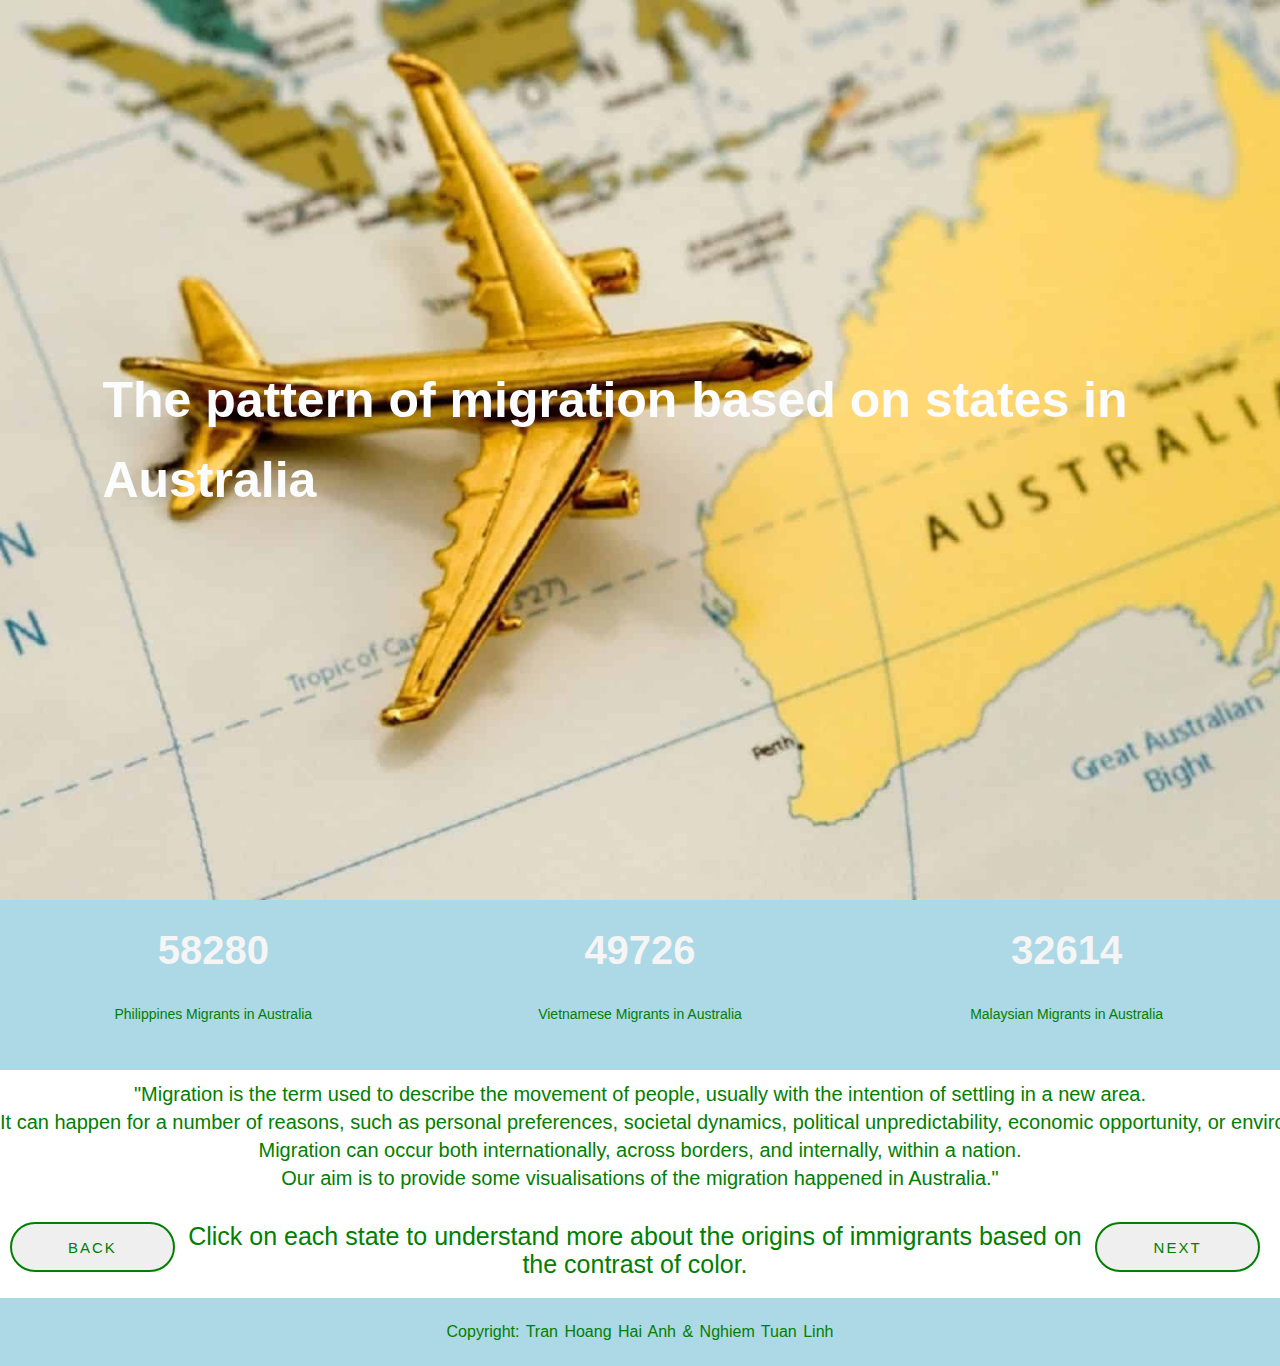
<file: index.html>
<!DOCTYPE html>
<html lang="en">

<head>
    <meta charset="UTF-8">
    <meta name="viewport" content="width=device-width, initial-scale=1.0">
    <link rel="stylesheet" href="style/style.css">
    <link rel="stylesheet" href="https://cdnjs.cloudflare.com/ajax/libs/font-awesome/4.7.0/css/font-awesome.min.css">
    <script src="https://d3js.org/d3.v7.min.js"></script>
    <script src="scripts/heatMap.js"></script>
    <script defer src="scripts/style.js"></script>
    <title>Homepage</title>
</head>

<body>
    <div class="indexDecoration">
        <div class="welcome">
            <h1>The pattern of migration based on states in Australia</h1>
        </div>
        <div class="birds">
            <img id="bird0" onclick="deleteBird('bird0')" src="images/bird.png">
            <img id="bird1" onclick="deleteBird('bird1')" src="images/bird.png">
            <img id="bird2" onclick="deleteBird('bird2')" src="images/bird.png">
            <img id="bird3" onclick="deleteBird('bird3')" src="images/bird.png">
            <img id="bird4" onclick="deleteBird('bird4')" src="images/bird.png">
            <img id="bird5" onclick="deleteBird('bird5')" src="images/bird.png">
            <img id="bird6" onclick="deleteBird('bird6')" src="images/bird.png">
        </div>
    </div>
    <div class="numberCounter">
        <div class="counter">
            <h1 class="count" end-number="310050">0</h1>
            <p>Philippines Migrants in Australia</p>
        </div>
        <div class="counter">
            <h1 class="count" end-number="270340">0</h1>
            <p>Vietnamese Migrants in Australia</p>
        </div>
        <div class="counter">
            <h1 class="count" end-number="177460">0</h1>
            <p>Malaysian Migrants in Australia</p>
        </div>
    </div>
    <div class="content">
        <p class="text">"Migration is the term used to describe the movement of people, usually with the intention of
            settling in a new area.<br>
            It can happen for a number of reasons, such as personal preferences, societal dynamics, political
            unpredictability, economic opportunity, or environmental circumstances.<br>
            Migration can occur both internationally, across borders, and internally, within a nation. <br>
            Our aim is to provide some visualisations of the migration happened in Australia."</p>
    </div>
    <div class="container">
        <button id="previousButton" type="button">Back</button>
        <p id="heatMapP">Click on each state to understand more about the origins of immigrants based on the contrast of color.</p>
        <button id="proceedButton" type="button" onclick="window.location.href='lineChart0.html'">Next</button>
    </div>
    <div class="heatMapDiv">
        <p id="heatMap"></p>
    </div>
    <footer>
        <div class="footerP">
            <p>Copyright: Tran Hoang Hai Anh & Nghiem Tuan Linh</p>
        </div>
    </footer>
</body>

</html>
</file>
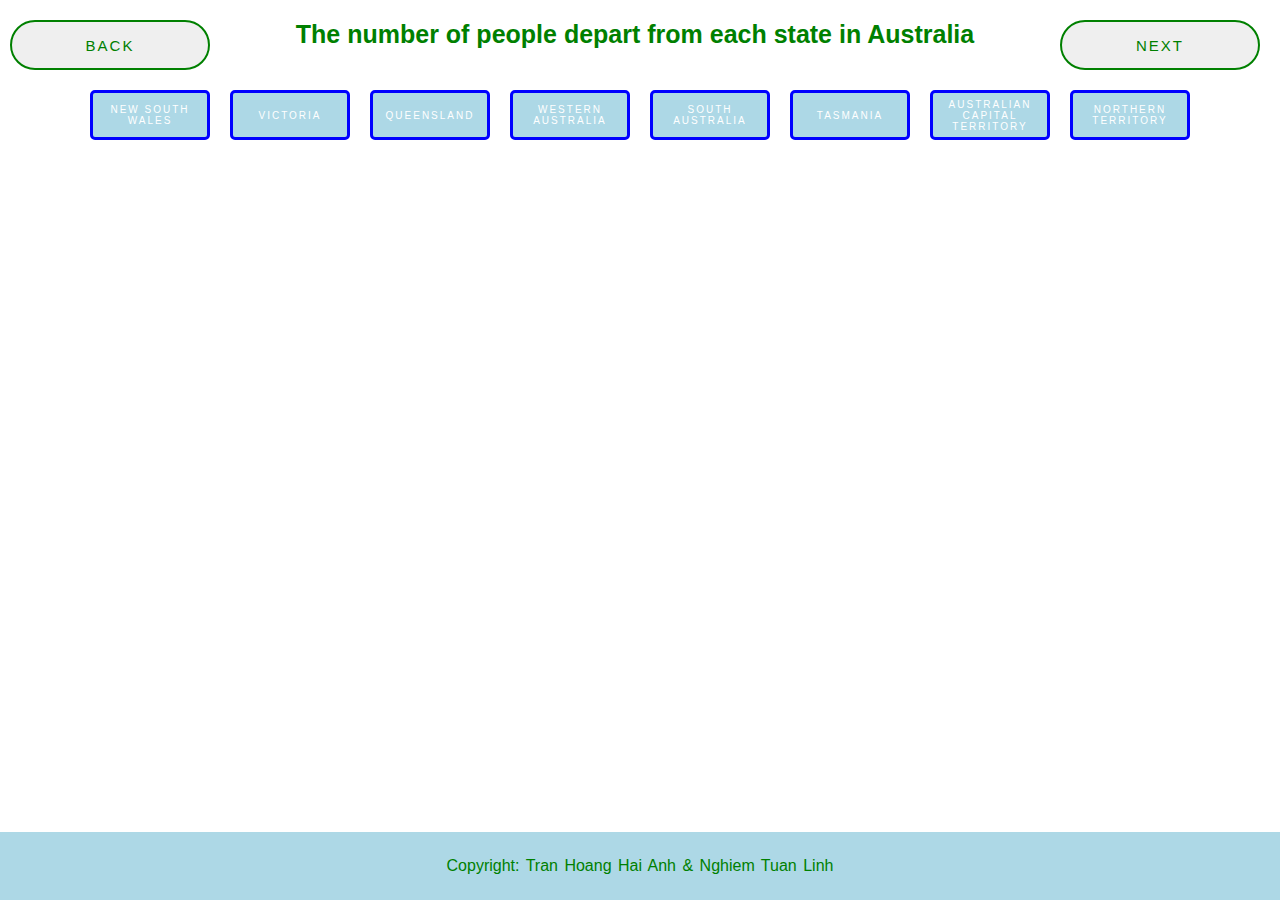
<file: lineChart0.html>
<!DOCTYPE html>
<html lang="en">

<head>
    <meta charset="UTF-8">
    <meta name="viewport" content="width=device-width, initial-scale=1.0">
    <link rel="stylesheet" href="style/style.css">
    <link rel="stylesheet" href="https://cdnjs.cloudflare.com/ajax/libs/font-awesome/4.7.0/css/font-awesome.min.css">
    <script src="https://d3js.org/d3.v7.min.js"></script>
    <script src="scripts/lineChart1.js"></script>
    <script defer src="scripts/style.js"></script>
    <title>Departure</title>
</head>

<body>
    <div class="container">
        <button id="lineChartButton" type="button" onclick="window.location.href='index.html'">Back</button>
        <p id="heatMapP"><b>The number of people depart from each state in Australia</b></p>
        <button id="lineChartButton" type="button" onclick="window.location.href='lineChart1.html'">Next</button>
    </div>
    <div class="stateButton">
        <button class="chosenStateButton" id="chosenNSW">New South Wales</button>
        <button class="chosenStateButton" id="chosenVIC">Victoria</button>
        <button class="chosenStateButton" id="chosenQLD">Queensland</button>
        <button class="chosenStateButton" id="chosenWA">Western Australia</button>
        <button class="chosenStateButton" id="chosenSA">South Australia</button>
        <button class="chosenStateButton" id="chosenTAS">Tasmania</button>
        <button class="chosenStateButton" id="chosenACT">Australian Capital Territory</button>
        <button class="chosenStateButton" id="chosenNT">Northern Territory</button>
    </div>
    <div class="lineChart2"></div>
    <footer id="lineChartFooter">
        <div class="footerP">
            <p>Copyright: Tran Hoang Hai Anh & Nghiem Tuan Linh</p>
        </div>
    </footer>
</body>

</html>
</file>
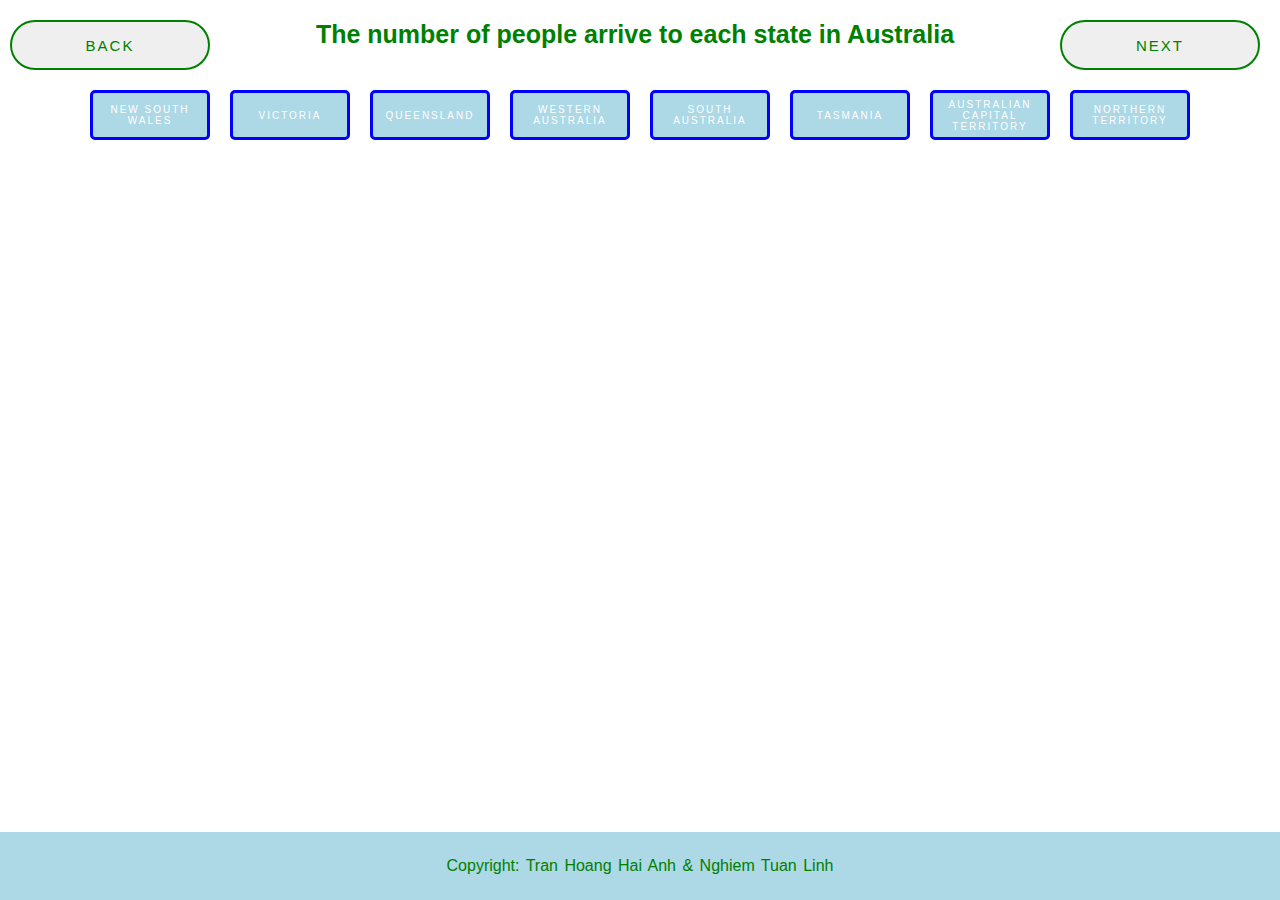
<file: lineChart1.html>
<!DOCTYPE html>
<html lang="en">

<head>
    <meta charset="UTF-8">
    <meta name="viewport" content="width=device-width, initial-scale=1.0">
    <link rel="stylesheet" href="style/style.css">
    <link rel="stylesheet" href="https://cdnjs.cloudflare.com/ajax/libs/font-awesome/4.7.0/css/font-awesome.min.css">
    <script src="https://d3js.org/d3.v7.min.js"></script>
    <script src="scripts/lineChart0.js"></script>
    <script defer src="scripts/style.js"></script>
    <title>Arrival</title>
</head>

<body>
    <div class="container">
        <button id="lineChartButton" type="button" onclick="window.location.href='lineChart0.html'">Back</button>
        <p id="heatMapP"><b>The number of people arrive to each state in Australia</b></p>
        <button id="lineChartButton" type="button" onclick="window.location.href='index.html'">Next</button>
    </div>
    <div class="stateButton">
        <button class="chosenStateButton" id="chosenNSW">New South Wales</button>
        <button class="chosenStateButton" id="chosenVIC">Victoria</button>
        <button class="chosenStateButton" id="chosenQLD">Queensland</button>
        <button class="chosenStateButton" id="chosenWA">Western Australia</button>
        <button class="chosenStateButton" id="chosenSA">South Australia</button>
        <button class="chosenStateButton" id="chosenTAS">Tasmania</button>
        <button class="chosenStateButton" id="chosenACT">Australian Capital Territory</button>
        <button class="chosenStateButton" id="chosenNT">Northern Territory</button>
    </div>
    <div class="lineChart"></div>
    <footer id="lineChartFooter">
        <div class="footerP">
            <p>Copyright: Tran Hoang Hai Anh & Nghiem Tuan Linh</p>
        </div>
    </footer>
</body>

</html>
</file>
<file: style/style.css>
* {
    margin: 0;
    padding: 0;
    font-family: sans-serif;
}

h1 {
    font-size: 50px;
    margin: 10px 0 30px;
    line-height: 80px;
}

p {
    margin: 10px auto;
    line-height: 28px;
    font-size: 14px;
    color: green;
}

.logo {
    width: 100px;
    cursor: pointer;
}

.navigationBar {
    width: 85%;
    height: 15%;
    margin: auto;
    display: flex;
    align-items: center;
    justify-content: space-between;
}

.indexDecoration {
    width: 100%;
    height: 100vh;
    background-image: url(../images/background.png);
    background-size: cover;
    background-position: center;
    position: relative;
    overflow: hidden;
}

.welcome {
    color: #fbfcfd;
    position: absolute;
    top: 50%;
    left: 8%;
    transform: translateY(-50%);
    z-index: 2;
}

.menu {
    display: block;
    width: 25px;
    margin: 40px auto 0;
    cursor: pointer;
}

.birds {
    width: 100%;
    display: flex;
    align-items: center;
    justify-content: space-around;
    position: absolute;
    bottom: -70px;

}

.birds img {
    width: 50px;
    animation: bird 7s linear infinite;
}

@keyframes bird {
    0% {
        transform: translateY(0);
        opacity: 0;
    }

    50% {
        opacity: 1;
    }

    70% {
        opacity: 1;
    }

    100% {
        transform: translateY(-80vh);
        opacity: 0;
    }
}

.birds img:nth-child(1) {
    animation-delay: 2s;
    width: 20px;
}

.birds img:nth-child(2) {
    animation-delay: 1s;
    width: 15px;
}

.birds img:nth-child(3) {
    animation-delay: 3s;
    width: 25px;
}

.birds img:nth-child(4) {
    animation-delay: 4s;
}

.birds img:nth-child(5) {
    animation-delay: 5s;
    width: 25px;
}

.birds img:nth-child(6) {
    animation-delay: 8s;
}

.birds img:nth-child(7) {
    animation-delay: 2s;
    width: 35px;
}

.text {
    font-size: 20px;
    color: green;
    width: 100%;
    text-align: center;
    white-space: nowrap;
    animation: typing 5s,
        cursor .4s step-end infinite alternate;
}

@keyframes cursor {
    50% {
        border-color: transparent;
    }
}

@keyframes typing {
    from {
        width: 0
    }
}

.container {
    display: flex;
    padding-top: 10px;
    padding-right: 10px;
}

.container p {
    color: black;
}

.heatMapDiv svg {
    scale: 1;
}

.heatMapDiv {
    width: 100%;
    margin: 0 auto;
}

.numberCounter {
    background: lightblue;
    text-align: center;
    transition: all 0.7s linear;
    color: whitesmoke;
    grid-template-columns: repeat(3, 1fr);
    padding-bottom: 2rem;
    display: grid;
    position: relative;
}

.counter .count {
    font-size: 2.5rem;
    margin-bottom: 0rem;
}

#heatMapP {
    color: green;
    text-align: center;
    font-size: 25px;
}

#previousButton {
    width: 200px;
    margin-left: 10px;
    padding: 10px;
    font-size: 15px;
    color: green;
    font-weight: 400;
    border: 2px solid green;
    text-transform: uppercase;
    letter-spacing: 2px;
    cursor: pointer;
    border-radius: 100px;
    transition: 0.5s;
}

#previousButton:hover {
    box-shadow: 0 5px 50px 0 lightgreen, 0 5px 50px 0 lightgreen;
}

#proceedButton {
    width: 200px;
    padding: 10px;
    font-size: 15px;
    color: green;
    font-weight: 400;
    border: 2px solid green;
    text-transform: uppercase;
    letter-spacing: 2px;
    cursor: pointer;
    border-radius: 100px;
    transition: 0.5s;
}

#proceedButton:hover {
    box-shadow: 0 5px 50px 0 lightgreen, 0 5px 50px 0 lightgreen;
}

#lineChartButton {
    width: 200px;
    padding: 10px;
    font-size: 15px;
    color: green;
    font-weight: 400;
    border: 2px solid green;
    text-transform: uppercase;
    letter-spacing: 2px;
    cursor: pointer;
    border-radius: 100px;
    transition: 0.5s;
}

#lineChartButton:hover {
    box-shadow: 0 5px 50px 0 lightgreen, 0 5px 50px 0 lightgreen;
}

.footerP {
    background: lightblue;
    padding: 10px;
    text-align: center;
}

.footerP p {
    text-align: center;
    font-size: 16px;
    word-spacing: 2px;
    text-transform: capitalize;
    color: green;
}

.lineChart {
    display: flex;
    justify-content: center;
    align-items: center;
}

.lineChart2 {
    display: flex;
    justify-content: center;
    align-items: center;
}

#lineChartFooter {
    position: fixed;
    left: 0;
    bottom: 0;
    width: 100vw;
}

button {
    width: 120px;
    height: 50px;
    margin: 10px;
    font-size: 10px;
    color: green;
    font-weight: 500;
    border: 3px solid blue;
    text-transform: uppercase;
    letter-spacing: 2px;
    cursor: pointer;
    border-radius: 5px;
    transition: 0.5s;
}

button:hover {
    box-shadow: 0 5px 50px 0 lightgreen, 0 5px 50px 0 lightgreen;
}

.stateButton {
    display: flex;
    justify-content: center;
    align-items: center;
}

.chosenStateButton {
    background-color: lightblue;
    color: white;
}

.beating {
    animation: beating 1.5s infinite ease-out;
}

@keyframes beating {
    0% {
        box-shadow: 0 0 0 0 red;
    }

    25% {
        box-shadow: 0 0 0 0.5px red;
    }

    50% {
        box-shadow: 0 0 0 1px red;
    }

    75% {
        box-shadow: 0 0 0 1.5px red;
    }

    100% {
        box-shadow: 0 0 0 2px red;
    }
}
</file>
